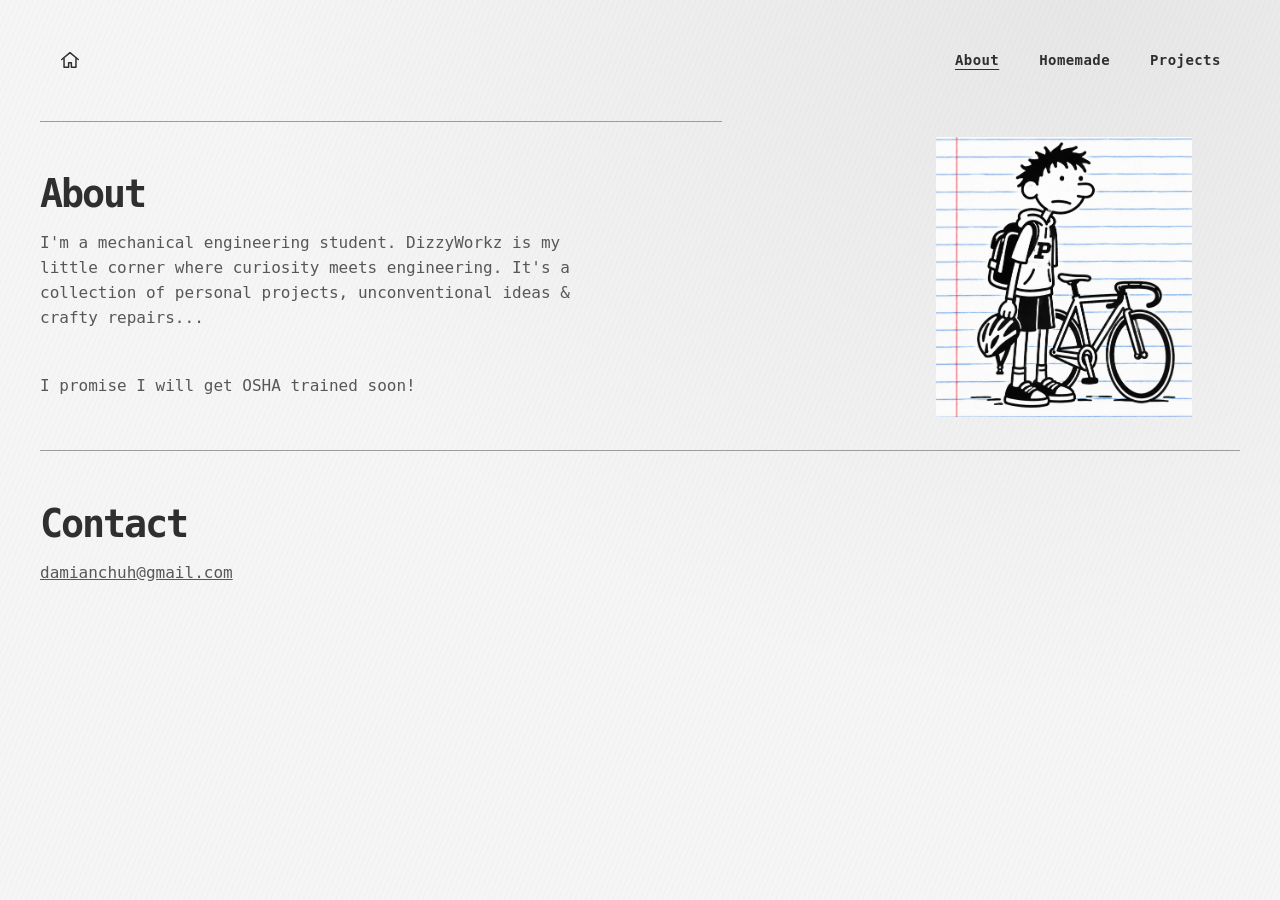
<file: about/index.html>
<!doctype html>
<html lang="en">
<head>
  <meta charset="utf-8">
  <meta name="viewport" content="width=device-width, initial-scale=1">
  <meta name="description" content="About DizzyWorkz and how to get in touch.">
  <meta name="theme-color" content="#e9e9e9">
  <title>About — DizzyWorkz</title>
  <link rel="stylesheet" href="../assets/css/site.css">
  <link rel="icon" href="../favicon.ico" sizes="16x16 32x32 48x48">
</head>
<body class="sketch-page">
  <a class="skip-link" href="#main">Skip to content</a>
  <header class="listing-header">
    <a class="home-icon" href="../index.html" aria-label="Home">
      <svg aria-hidden="true" viewBox="0 0 24 24" width="22" height="22" fill="none" stroke="currentColor" stroke-width="1.6" stroke-linecap="round" stroke-linejoin="round">
        <path d="M3 11.5 12 4l9 7.5M5.5 10v10h5v-5h3v5h5V10"/>
      </svg>
    </a>
    <nav class="listing-nav" aria-label="Main navigation">
      <a href="index.html" aria-current="page">About</a>
      <a href="../homemade/">Homemade</a>
      <a href="../projects/index.html">Projects</a>
    </nav>
  </header>
  <main id="main">
    <div class="wrap about-details">
      <section id="about" class="section">
        <h1>About</h1>
        <p>I'm a mechanical engineering student. DizzyWorkz is my little corner where curiosity meets engineering. It's a collection of personal projects, unconventional ideas &amp; crafty repairs...</p>
        <p class="about-aside">I promise I will get OSHA trained soon!</p>
      </section>
      <img class="about-illustration" src="../assets/images/about-cyclist.png" width="1199" height="1312" alt="A cartoon cyclist holding a helmet beside a bike on notebook paper.">
      <section id="contact" class="section contact">
        <h2>Contact</h2>
        <p><a href="mailto:damianchuh@gmail.com">damianchuh@gmail.com</a></p>
      </section>
    </div>
  </main>
</body>
</html>
</file>
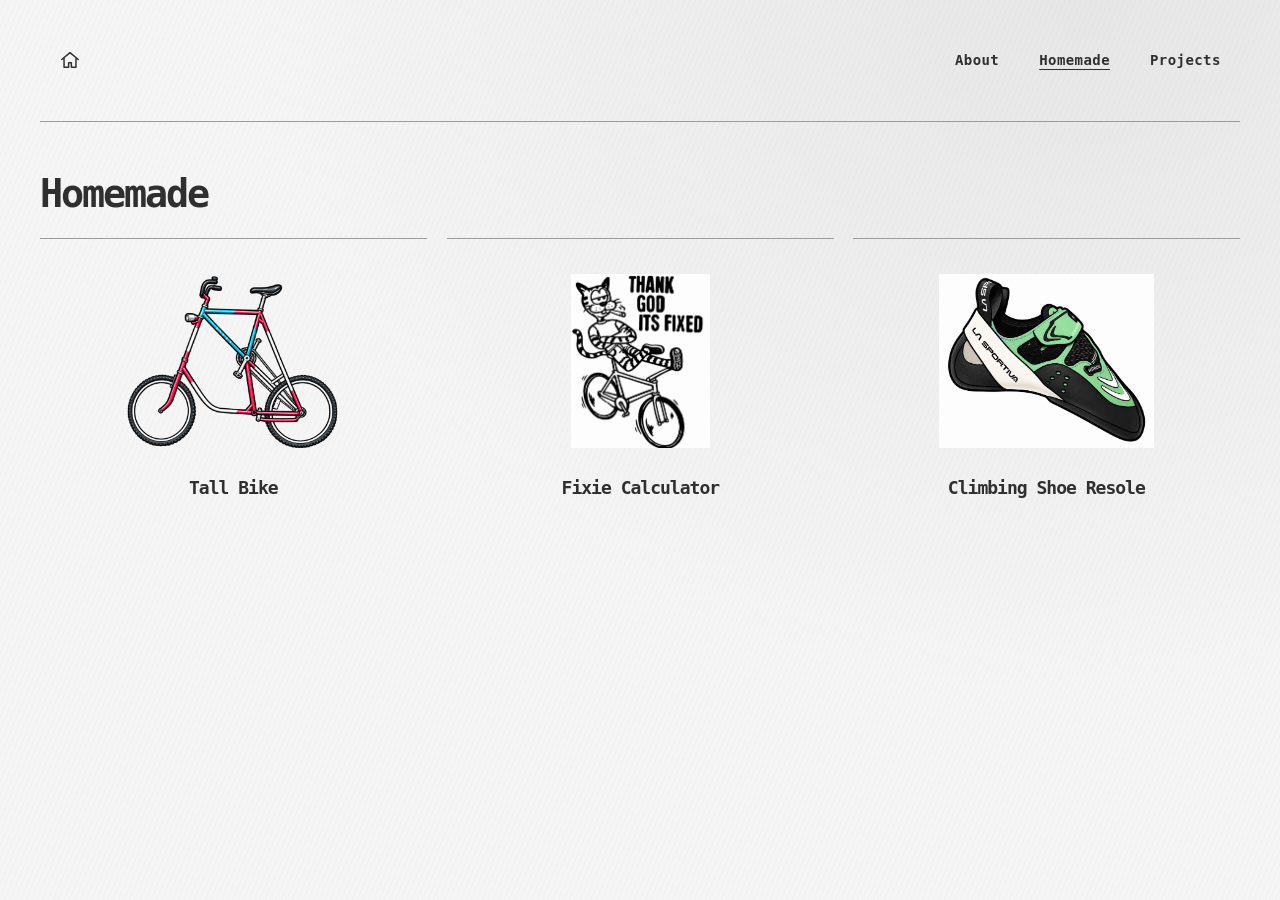
<file: homemade/index.html>
<!doctype html>
<html lang="en">
<head>
  <meta charset="utf-8">
  <meta name="viewport" content="width=device-width, initial-scale=1">
  <meta name="description" content="Homemade builds and tools by DizzyWorkz.">
  <meta name="theme-color" content="#e9e9e9">
  <title>Homemade — DizzyWorkz</title>
  <link rel="stylesheet" href="../assets/css/site.css?v=card-labels">
  <link rel="icon" href="../favicon.ico" sizes="16x16 32x32 48x48">
</head>
<body class="sketch-page">
  <a class="skip-link" href="#main">Skip to content</a>
  <header class="listing-header">
    <a class="home-icon" href="../index.html" aria-label="Home">
      <svg aria-hidden="true" viewBox="0 0 24 24" width="22" height="22" fill="none" stroke="currentColor" stroke-width="1.6" stroke-linecap="round" stroke-linejoin="round">
        <path d="M3 11.5 12 4l9 7.5M5.5 10v10h5v-5h3v5h5V10"/>
      </svg>
    </a>
    <nav class="listing-nav" aria-label="Main navigation">
      <a href="../about/index.html">About</a>
      <a href="../homemade/" aria-current="page">Homemade</a>
      <a href="../projects/index.html">Projects</a>
    </nav>
  </header>
  <main id="main" class="wrap">
    <section class="section">
      <div class="section-heading"><h1>Homemade</h1></div>
      <div class="project-grid project-list-grid">
        <article class="project-card">
          <a class="project-list-link" href="tall-bike.html">
            <div class="project-list-image project-list-image--illustration">
              <img src="../assets/images/tall-bike.png" width="1384" height="1136" alt="">
            </div>
            <div class="card-copy"><h2>Tall Bike</h2></div>
          </a>
        </article>
        <article class="project-card">
          <a class="project-list-link" href="/homemade/fixie/">
            <div class="project-list-image project-list-image--illustration">
              <img src="../assets/images/fixie-cat-biker.png" width="1121" height="1403" alt="">
            </div>
            <div class="card-copy"><h2>Fixie Calculator</h2></div>
          </a>
        </article>
        <article class="project-card">
          <a class="project-list-link" href="climbing-shoe-resole.html">
            <div class="project-list-image project-list-image--illustration">
              <img src="../assets/images/climbing-shoe-resole.png" width="1392" height="1130" alt="">
            </div>
            <div class="card-copy"><h2>Climbing Shoe Resole</h2></div>
          </a>
        </article>
      </div>
    </section>
  </main>
</body>
</html>
</file>
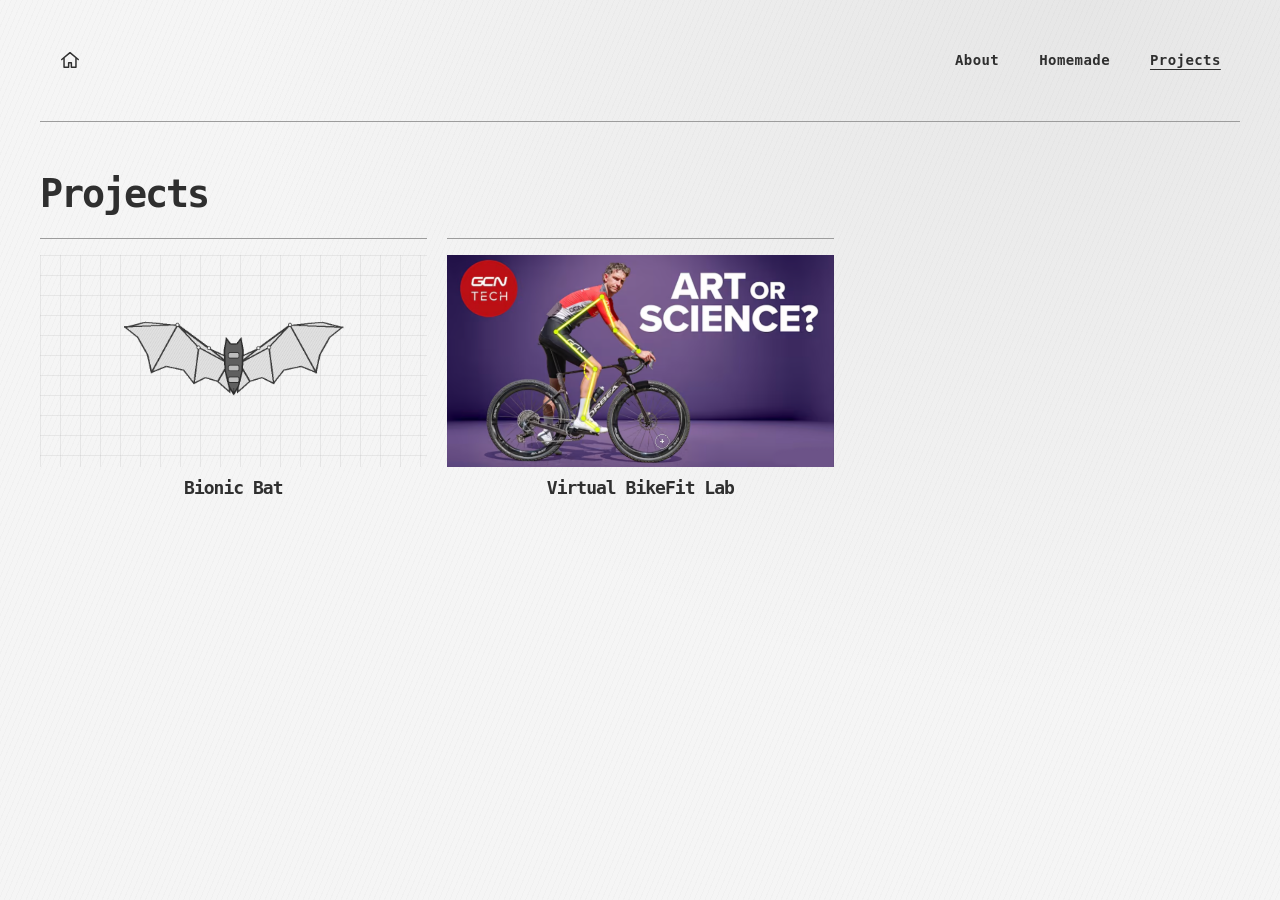
<file: projects/index.html>
<!doctype html>
<html lang="en">
<head>
  <meta charset="utf-8">
  <meta name="viewport" content="width=device-width, initial-scale=1">
  <meta name="description" content="Engineering and experimental design projects from DizzyWorkz.">
  <meta name="theme-color" content="#e9e9e9">
  <title>Projects — DizzyWorkz</title>
  <link rel="stylesheet" href="../assets/css/site.css?v=card-labels">
  <link rel="icon" href="../favicon.ico" sizes="16x16 32x32 48x48">
</head>
<body class="sketch-page">
  <a class="skip-link" href="#main">Skip to content</a>
  <header class="listing-header">
    <a class="home-icon" href="../index.html" aria-label="Home">
      <svg aria-hidden="true" viewBox="0 0 24 24" width="22" height="22" fill="none" stroke="currentColor" stroke-width="1.6" stroke-linecap="round" stroke-linejoin="round">
        <path d="M3 11.5 12 4l9 7.5M5.5 10v10h5v-5h3v5h5V10"/>
      </svg>
    </a>
    <nav class="listing-nav" aria-label="Main navigation">
      <a href="../about/index.html">About</a>
      <a href="../homemade/">Homemade</a>
      <a href="index.html" aria-current="page">Projects</a>
    </nav>
  </header>
  <main id="main" class="wrap">
    <section id="projects" class="section">
      <div class="section-heading"><h1>Projects</h1></div>
      <div class="project-grid project-list-grid">
        <article class="project-card">
          <a class="project-list-link" href="bionic-bat.html">
            <div class="project-list-image">
              <img src="../assets/images/bionic-bat-icon.png" width="720" height="480" alt="">
            </div>
            <div class="card-copy"><h2>Bionic Bat</h2></div>
          </a>
        </article>
        <article class="project-card">
          <a class="project-list-link" href="bikefit/">
            <div class="project-list-image project-list-image--photo">
              <img src="../assets/images/bikefit-preview.png" width="1500" height="824" alt="">
            </div>
            <div class="card-copy"><h2>Virtual BikeFit Lab</h2></div>
          </a>
        </article>
      </div>
    </section>
  </main>
</body>
</html>
</file>
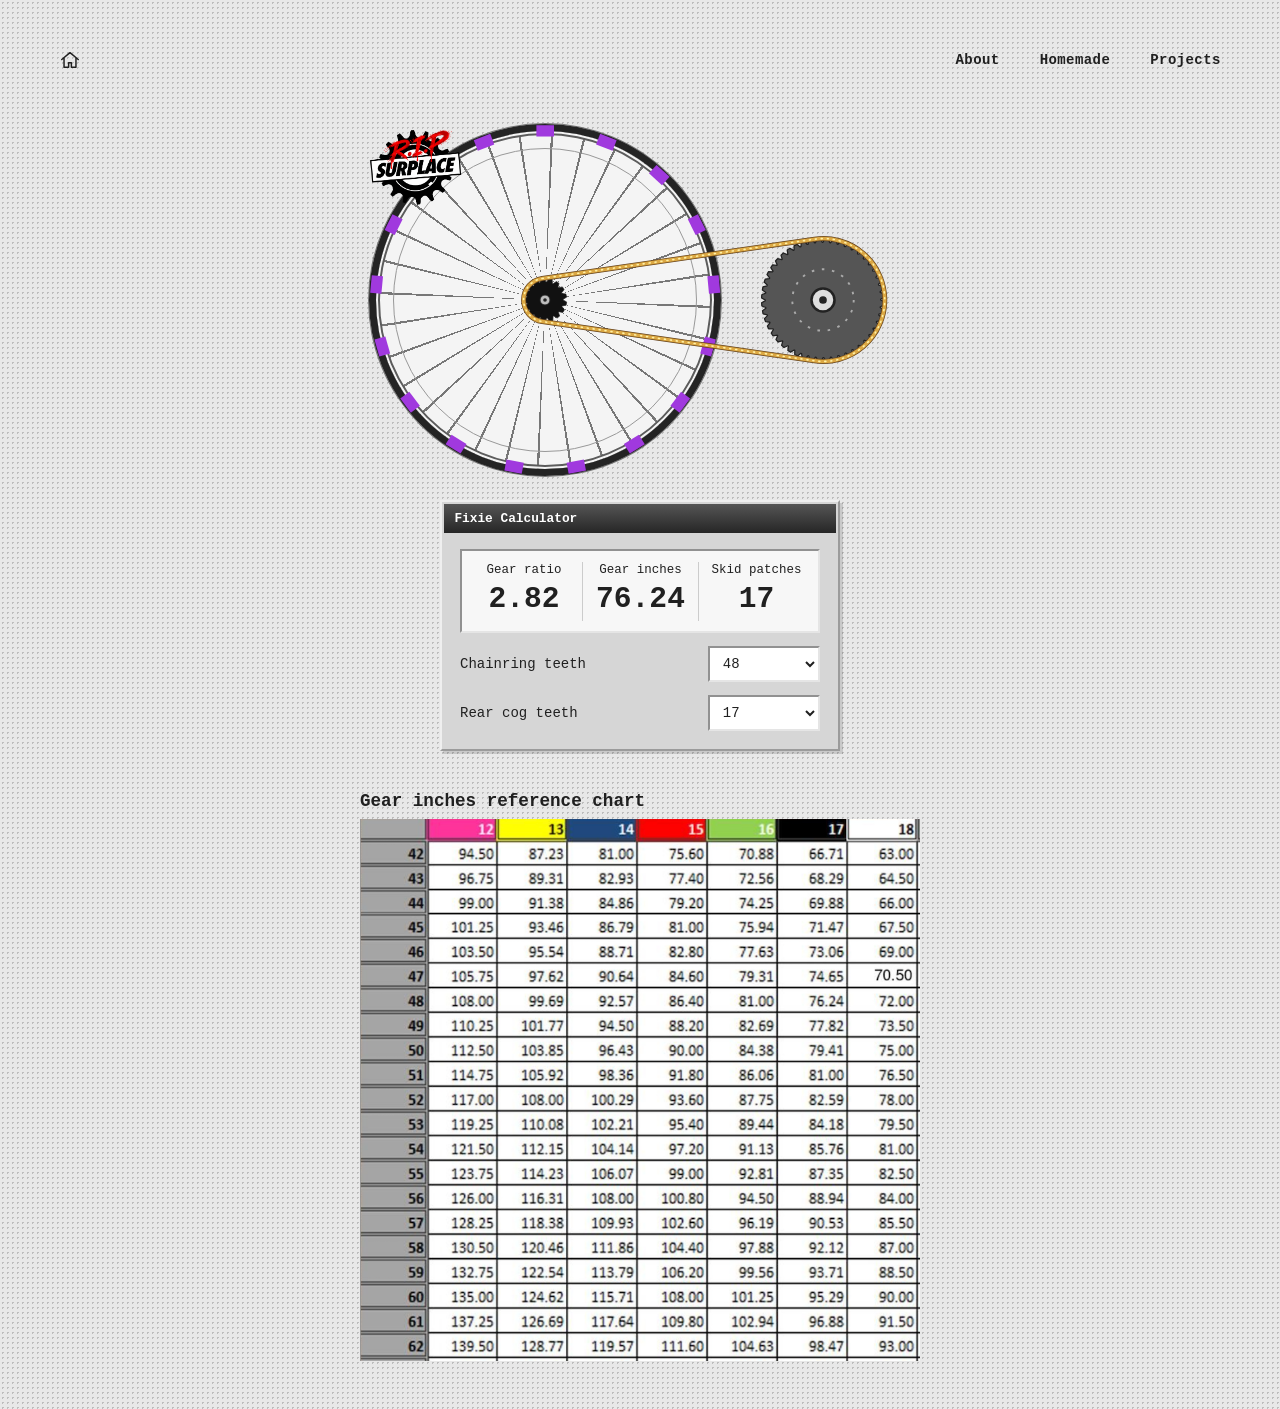
<file: homemade/fixie/index.html>
<!doctype html>
<html lang="en">
<head>
  <meta charset="utf-8">
  <meta name="viewport" content="width=device-width, initial-scale=1">
  <meta name="description" content="Calculate gear ratio and gear inches for a fixed-gear bicycle.">
  <meta name="theme-color" content="#e9e9e9">
  <title>Fixie Calculator — DizzyWorkz</title>
  <link rel="stylesheet" href="../../assets/css/site.css">
  <script defer src="../../assets/js/fixie.js"></script>
  <link rel="icon" href="../../favicon.ico" sizes="16x16 32x32 48x48">
</head>
<body class="fixie-page">
  <a class="skip-link" href="#main">Skip to content</a>
  <header class="listing-header">
    <a class="home-icon" href="../../index.html" aria-label="Home">
      <svg aria-hidden="true" viewBox="0 0 24 24" width="22" height="22" fill="none" stroke="currentColor" stroke-width="1.6" stroke-linecap="round" stroke-linejoin="round">
        <path d="M3 11.5 12 4l9 7.5M5.5 10v10h5v-5h3v5h5V10"/>
      </svg>
    </a>
    <nav class="listing-nav" aria-label="Main navigation">
      <a href="../../about/index.html">About</a>
      <a href="../">Homemade</a>
      <a href="../../projects/index.html">Projects</a>
    </nav>
  </header>
  <main id="main" class="wrap">
    <div class="fixie-gear-display">
      <img class="fixie-logo" src="../../assets/images/fixie-rip-logo.png" width="1324" height="1188" alt="R.I.P. Surplace">
      <div class="fixie-wheel" role="img" aria-label="Spoked bicycle wheel">
        <svg class="fixie-skid-wheel" viewBox="0 0 100 100" aria-hidden="true">
          <g id="fixie-skid-marks"></g>
        </svg>
        <svg class="fixie-cog" viewBox="0 0 100 100" aria-hidden="true">
          <path id="rear-cog-shape" stroke="#222" stroke-width="1.5" stroke-linejoin="round"/>
          <circle cx="50" cy="50" r="11" fill="#bdbdbd" stroke="#222" stroke-width="2"/>
          <circle cx="50" cy="50" r="4" fill="#242424"/>
        </svg>
      </div>
      <svg class="fixie-chainring" viewBox="0 0 100 100" role="img" aria-label="Front chainring">
        <path id="front-chainring-shape" fill="#555" stroke="#222" stroke-width="1" stroke-linejoin="round"/>
        <circle cx="50" cy="50" r="24" fill="none" stroke="#aaa" stroke-width="1.5" stroke-dasharray="2 6"/>
        <circle cx="50" cy="50" r="9" fill="#dedede" stroke="#222" stroke-width="2"/>
        <circle cx="50" cy="50" r="3" fill="#242424"/>
      </svg>
      <svg class="fixie-chain-overlay" aria-hidden="true">
        <path id="fixie-chain-edge"/>
        <path id="fixie-chain-plate"/>
        <path id="fixie-chain-pins"/>
      </svg>
    </div>
    <section class="fixie-panel" aria-labelledby="fixie-title">
      <h1 id="fixie-title">Fixie Calculator</h1>
      <form id="fixie-calculator" class="fixie-calculator">
        <div class="fixie-results" role="status">
          <div>Gear ratio <strong id="gear-ratio">2.82</strong></div>
          <div>Gear inches <strong id="gear-inches">76.24</strong></div>
          <div>Skid patches <strong id="skid-patches">17</strong></div>
        </div>
        <label>Chainring teeth
          <select name="chainring">
            <option value="42">42</option>
            <option value="43">43</option>
            <option value="44">44</option>
            <option value="45">45</option>
            <option value="46">46</option>
            <option value="47">47</option>
            <option value="48" selected>48</option>
            <option value="49">49</option>
            <option value="50">50</option>
            <option value="51">51</option>
            <option value="52">52</option>
            <option value="53">53</option>
            <option value="54">54</option>
            <option value="55">55</option>
            <option value="56">56</option>
            <option value="57">57</option>
            <option value="58">58</option>
            <option value="59">59</option>
            <option value="60">60</option>
            <option value="61">61</option>
            <option value="62">62</option>
          </select>
        </label>
        <label>Rear cog teeth
          <select name="cog">
            <option value="12">12</option>
            <option value="13">13</option>
            <option value="14">14</option>
            <option value="15">15</option>
            <option value="16">16</option>
            <option value="17" selected>17</option>
            <option value="18">18</option>
          </select>
        </label>
      </form>
    </section>
    <section class="fixie-reference" aria-labelledby="reference-title">
      <h2 id="reference-title">Gear inches reference chart</h2>
      <div class="fixie-chart-scroll" role="region" aria-label="Gear inches chart image" tabindex="0">
        <img src="../../assets/images/fixie-gear-chart.png" width="838" height="812" alt="Gear inches chart for chainrings from 42 to 62 teeth and rear cogs from 12 to 18 teeth." loading="lazy">
      </div>
    </section>
  </main>
</body>
</html>
</file>
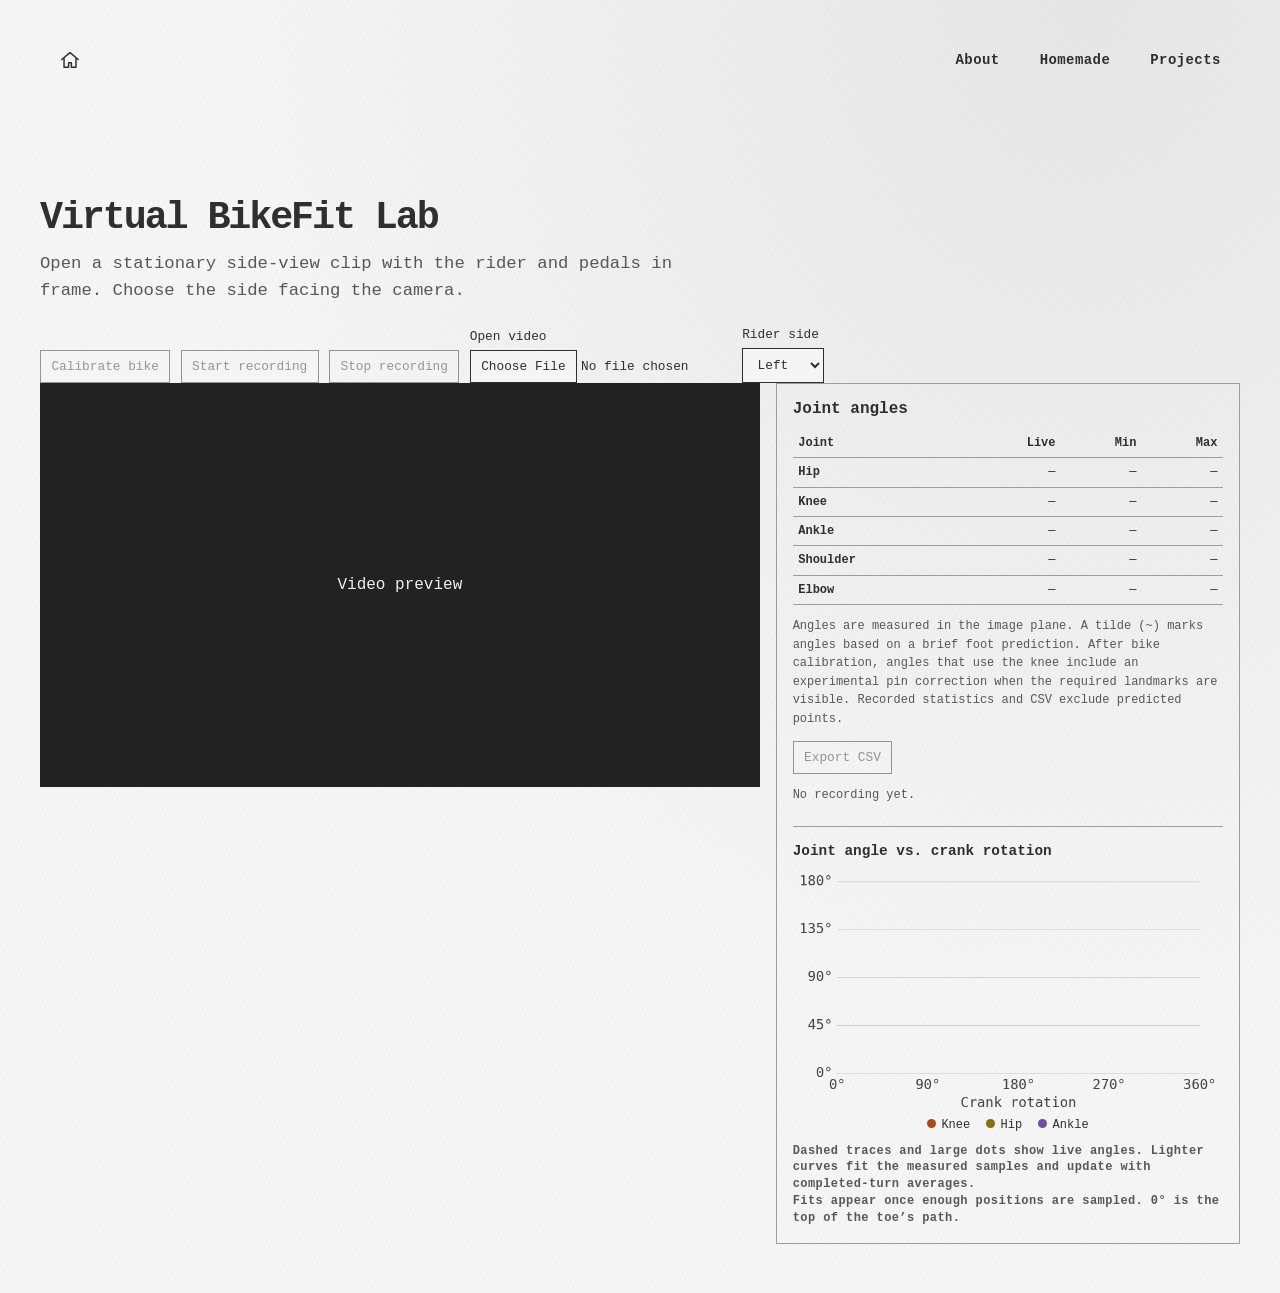
<file: projects/bikefit/index.html>
<!doctype html>
<html lang="en">
<head>
  <meta charset="utf-8">
  <meta name="viewport" content="width=device-width, initial-scale=1">
  <meta name="description" content="Measure side-view cycling joint angles from a local video file.">
  <meta name="theme-color" content="#e9e9e9">
  <title>Virtual BikeFit Lab — DizzyWorkz</title>
  <link rel="stylesheet" href="../../assets/css/site.css">
  <link rel="icon" href="../../favicon.ico" sizes="16x16 32x32 48x48">
  <script type="module" src="../../assets/js/bikefit/lab.mjs"></script>
</head>
<body class="sketch-page">
  <a class="skip-link" href="#main">Skip to content</a>
  <header class="listing-header">
    <a class="home-icon" href="../../index.html" aria-label="Home">
      <svg aria-hidden="true" viewBox="0 0 24 24" width="22" height="22" fill="none" stroke="currentColor" stroke-width="1.6" stroke-linecap="round" stroke-linejoin="round">
        <path d="M3 11.5 12 4l9 7.5M5.5 10v10h5v-5h3v5h5V10"/>
      </svg>
    </a>
    <nav class="listing-nav" aria-label="Main navigation">
      <a href="../../about/index.html">About</a>
      <a href="../../homemade/">Homemade</a>
      <a href="../index.html">Projects</a>
    </nav>
  </header>
  <main id="main" class="wrap bikefit">
    <header class="project-intro">
      <h1>Virtual BikeFit Lab</h1>
      <p>Open a stationary side-view clip with the rider and pedals in frame. Choose the side facing the camera.</p>
    </header>
    <div class="bikefit-controls">
      <button id="calibrate-bike" type="button" disabled>Calibrate bike</button>
      <button id="record-angles" type="button" disabled>Start recording</button>
      <button id="stop-recording" type="button" disabled>Stop recording</button>
      <label>Open video <input id="ride-file" type="file" accept="video/*"></label>
      <label>Rider side
        <select id="rider-side">
          <option value="left">Left</option>
          <option value="right">Right</option>
        </select>
      </label>
    </div>
    <p id="bikefit-status" class="bikefit-status" role="status" hidden></p>
    <div class="bikefit-layout">
      <div class="bikefit-player">
        <p id="wheel-status" class="bikefit-status" role="status" hidden></p>
        <div id="bikefit-stage" class="bikefit-stage">
          <p id="bikefit-empty">Video preview</p>
          <video id="ride-video" aria-label="Cycling video preview" preload="auto" playsinline muted hidden></video>
          <canvas id="pose-overlay" aria-hidden="true" hidden></canvas>
        </div>
        <div id="ride-timeline" class="bikefit-timeline" hidden>
          <label class="bikefit-scrubber">
            <input aria-label="Video position" id="ride-position" type="range" min="0" max="0" step="any" value="0">
          </label>
          <div class="bikefit-controls">
            <button id="ride-play" type="button">Play</button>
            <button id="ride-back" type="button">Previous frame</button>
            <button id="ride-next" type="button">Next frame</button>
            <span id="ride-time">0:00.00</span>
          </div>
        </div>
      </div>
      <section class="bikefit-measurements" aria-labelledby="measurement-title">
        <h2 id="measurement-title">Joint angles</h2>
        <div class="bikefit-table">
          <table>
            <thead><tr><th scope="col">Joint</th><th scope="col">Live</th><th scope="col">Min</th><th scope="col">Max</th></tr></thead>
            <tbody id="angle-rows"></tbody>
          </table>
        </div>
        <p>Angles are measured in the image plane. A tilde (~) marks angles based on a brief foot prediction. After bike calibration, angles that use the knee include an experimental pin correction when the required landmarks are visible. Recorded statistics and CSV exclude predicted points.</p>
        <div class="bikefit-controls">
          <button id="export-angles" type="button" disabled>Export CSV</button>
        </div>
        <p id="recording-summary" aria-live="polite">No recording yet.</p>
        <figure class="bikefit-crank-chart" aria-labelledby="crank-chart-title">
          <h3 id="crank-chart-title">Joint angle vs. crank rotation</h3>
          <canvas id="crank-chart" width="720" height="410" role="img" aria-label="Live and averaged knee, hip, and ankle angles by crank rotation"></canvas>
          <ul class="bikefit-chart-key">
            <li class="chart-knee">Knee</li><li class="chart-hip">Hip</li><li class="chart-ankle">Ankle</li>
          </ul>
          <figcaption>Dashed traces and large dots show live angles. Lighter curves fit the measured samples and update with completed-turn averages.<br><span id="crank-chart-note">0° is the top of the toe’s path.</span></figcaption>
        </figure>
        <noscript><p>JavaScript is required to run pose estimation.</p></noscript>
      </section>
    </div>
  </main>
</body>
</html>
</file>
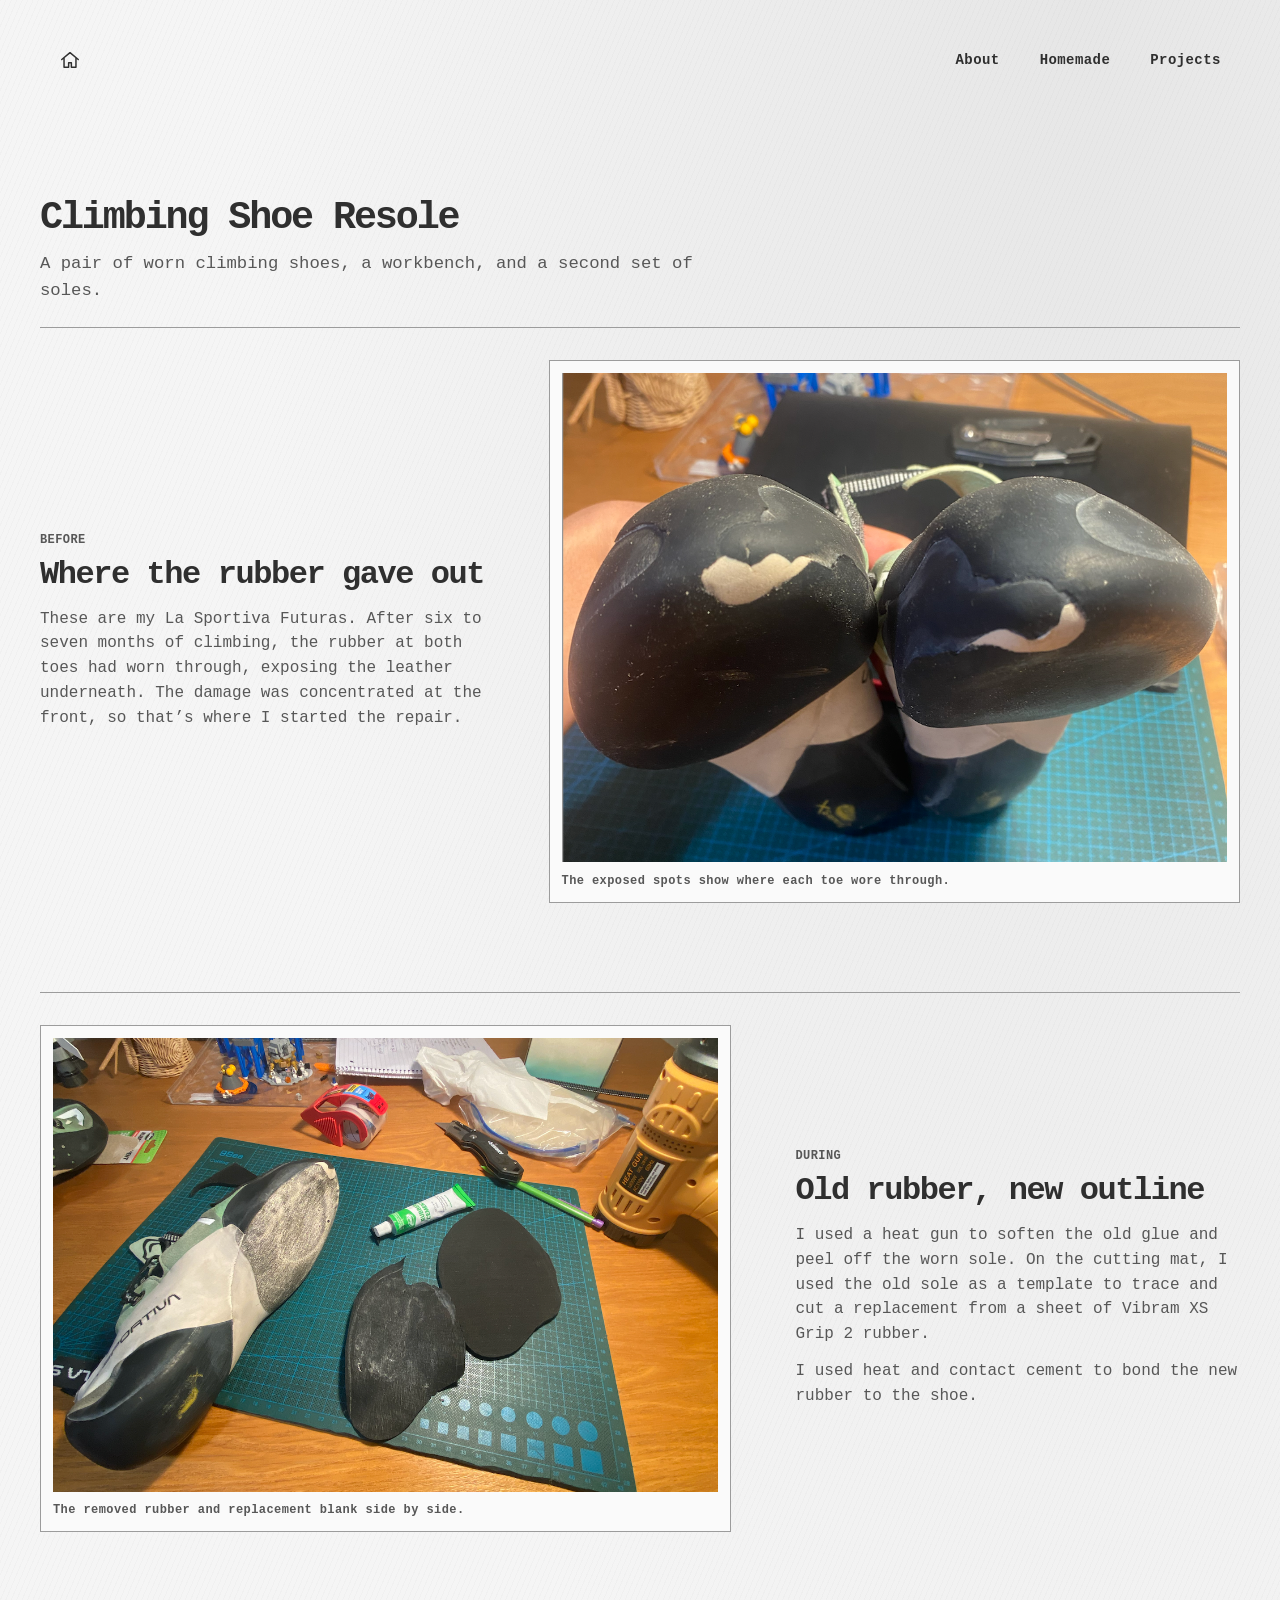
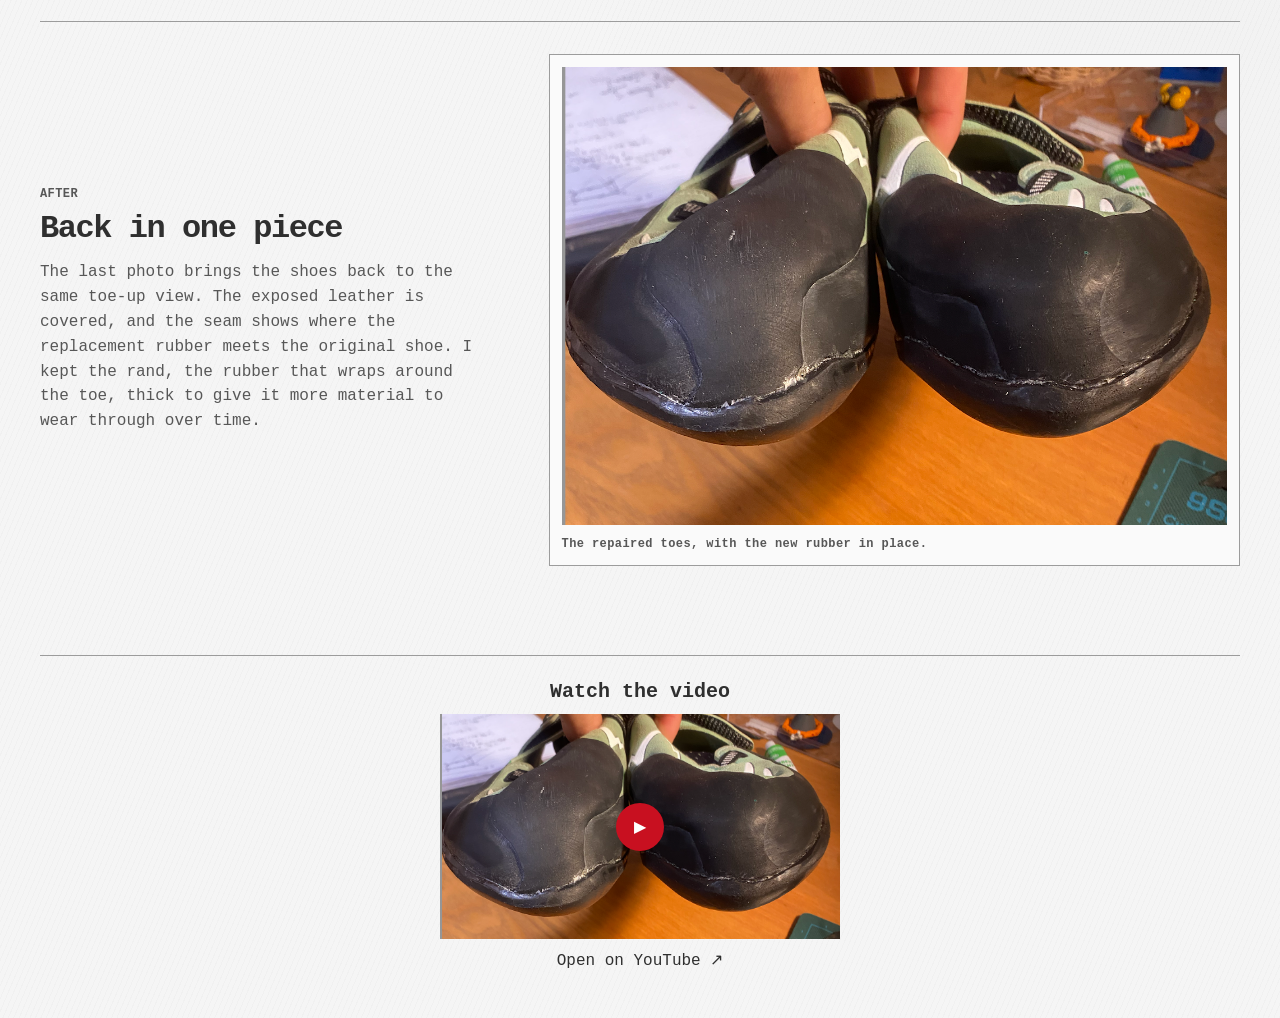
<file: homemade/climbing-shoe-resole.html>
<!doctype html>
<html lang="en">
<head>
  <meta charset="utf-8">
  <meta name="viewport" content="width=device-width, initial-scale=1">
  <meta name="description" content="A photo diary of a climbing shoe resole, from worn toes to new rubber.">
  <meta name="theme-color" content="#e9e9e9">
  <title>Climbing Shoe Resole — DizzyWorkz</title>
  <link rel="stylesheet" href="../assets/css/site.css">
  <link rel="icon" href="../favicon.ico" sizes="16x16 32x32 48x48">
</head>
<body class="sketch-page">
  <a class="skip-link" href="#main">Skip to content</a>
  <header class="listing-header">
    <a class="home-icon" href="../index.html" aria-label="Home">
      <svg aria-hidden="true" viewBox="0 0 24 24" width="22" height="22" fill="none" stroke="currentColor" stroke-width="1.6" stroke-linecap="round" stroke-linejoin="round">
        <path d="M3 11.5 12 4l9 7.5M5.5 10v10h5v-5h3v5h5V10"/>
      </svg>
    </a>
    <nav class="listing-nav" aria-label="Main navigation">
      <a href="../about/index.html">About</a>
      <a href="../homemade/">Homemade</a>
      <a href="../projects/index.html">Projects</a>
    </nav>
  </header>
  <main id="main" class="wrap">
    <header class="project-intro">
      <h1>Climbing Shoe Resole</h1>
      <p>A pair of worn climbing shoes, a workbench, and a second set of soles.</p>
    </header>
    <div class="resole-story">
      <section class="resole-step" aria-labelledby="resole-before">
        <div class="resole-notes">
          <p class="eyebrow">Before</p>
          <h2 id="resole-before">Where the rubber gave out</h2>
          <p>These are my La Sportiva Futuras. After six to seven months of climbing, the rubber at both toes had worn through, exposing the leather underneath. The damage was concentrated at the front, so that’s where I started the repair.</p>
        </div>
        <figure class="resole-photo">
          <img src="../assets/images/resole/before.png" width="1036" height="762" alt="Both climbing shoes held toe-up, showing holes in the rubber.">
          <figcaption>The exposed spots show where each toe wore through.</figcaption>
        </figure>
      </section>
      <section class="resole-step" aria-labelledby="resole-during">
        <div class="resole-notes">
          <p class="eyebrow">During</p>
          <h2 id="resole-during">Old rubber, new outline</h2>
          <p>I used a heat gun to soften the old glue and peel off the worn sole. On the cutting mat, I used the old sole as a template to trace and cut a replacement from a sheet of Vibram XS Grip 2 rubber.</p>
          <p>I used heat and contact cement to bond the new rubber to the shoe.</p>
        </div>
        <figure class="resole-photo">
          <img src="../assets/images/resole/during.png" width="1174" height="800" alt="A climbing shoe with the front sole removed beside the old rubber and a replacement piece." loading="lazy">
          <figcaption>The removed rubber and replacement blank side by side.</figcaption>
        </figure>
      </section>
      <section class="resole-step" aria-labelledby="resole-after">
        <div class="resole-notes">
          <p class="eyebrow">After</p>
          <h2 id="resole-after">Back in one piece</h2>
          <p>The last photo brings the shoes back to the same toe-up view. The exposed leather is covered, and the seam shows where the replacement rubber meets the original shoe. I kept the rand, the rubber that wraps around the toe, thick to give it more material to wear through over time.</p>
        </div>
        <figure class="resole-photo">
          <img src="../assets/images/resole/after.png" width="1186" height="816" alt="Both repaired climbing shoes held toe-up, showing the new rubber and its seams." loading="lazy">
          <figcaption>The repaired toes, with the new rubber in place.</figcaption>
        </figure>
      </section>
    </div>
    <section class="resole-video" aria-labelledby="resole-video-title">
      <h2 id="resole-video-title">Watch the video</h2>
      <a class="resole-video-link" href="https://www.youtube.com/watch?v=16qwCEz6gfE&amp;t=2s">
        <span class="resole-thumbnail" aria-hidden="true"><span class="resole-play">▶</span></span>
        <span>Open on YouTube <span aria-hidden="true">↗</span></span>
      </a>
    </section>
  </main>
</body>
</html>
</file>
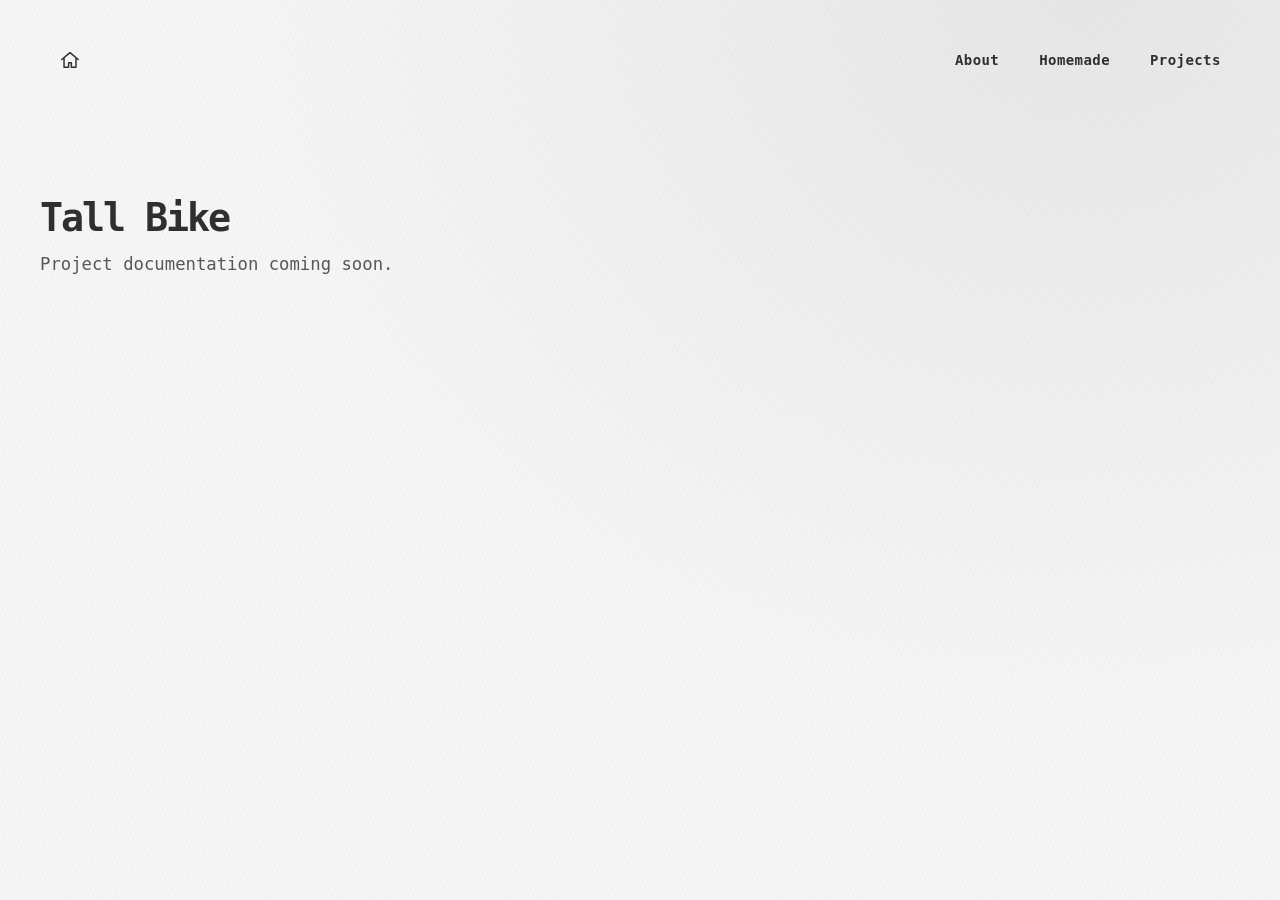
<file: homemade/tall-bike.html>
<!doctype html>
<html lang="en">
<head>
  <meta charset="utf-8">
  <meta name="viewport" content="width=device-width, initial-scale=1">
  <meta name="description" content="Tall Bike, a DizzyWorkz project.">
  <meta name="theme-color" content="#e9e9e9">
  <title>Tall Bike — DizzyWorkz</title>
  <link rel="stylesheet" href="../assets/css/site.css">
  <link rel="icon" href="../favicon.ico" sizes="16x16 32x32 48x48">
</head>
<body class="sketch-page">
  <a class="skip-link" href="#main">Skip to content</a>
  <header class="listing-header">
    <a class="home-icon" href="../index.html" aria-label="Home">
      <svg aria-hidden="true" viewBox="0 0 24 24" width="22" height="22" fill="none" stroke="currentColor" stroke-width="1.6" stroke-linecap="round" stroke-linejoin="round">
        <path d="M3 11.5 12 4l9 7.5M5.5 10v10h5v-5h3v5h5V10"/>
      </svg>
    </a>
    <nav class="listing-nav" aria-label="Main navigation">
      <a href="../about/index.html">About</a>
      <a href="../homemade/">Homemade</a>
      <a href="../projects/index.html">Projects</a>
    </nav>
  </header>
  <main id="main" class="wrap">
    <header class="project-intro">
      <h1>Tall Bike</h1>
      <p>Project documentation coming soon.</p>
    </header>
  </main>
</body>
</html>
</file>
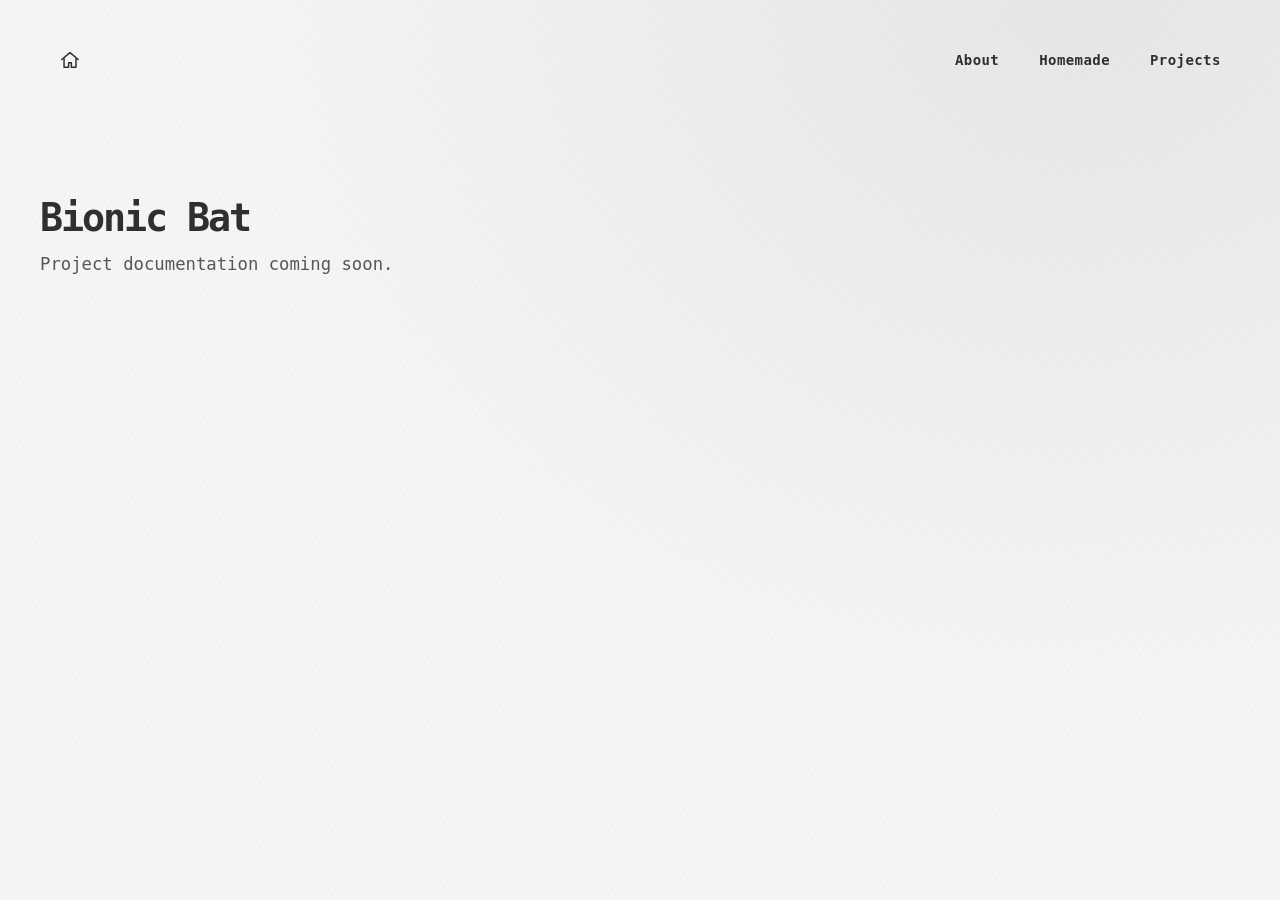
<file: projects/bionic-bat.html>
<!doctype html>
<html lang="en">
<head>
  <meta charset="utf-8">
  <meta name="viewport" content="width=device-width, initial-scale=1">
  <meta name="description" content="Bionic Bat, a DizzyWorkz project.">
  <meta name="theme-color" content="#e9e9e9">
  <title>Bionic Bat — DizzyWorkz</title>
  <link rel="stylesheet" href="../assets/css/site.css">
  <link rel="icon" href="../favicon.ico" sizes="16x16 32x32 48x48">
</head>
<body class="sketch-page">
  <a class="skip-link" href="#main">Skip to content</a>
  <header class="listing-header">
    <a class="home-icon" href="../index.html" aria-label="Home">
      <svg aria-hidden="true" viewBox="0 0 24 24" width="22" height="22" fill="none" stroke="currentColor" stroke-width="1.6" stroke-linecap="round" stroke-linejoin="round">
        <path d="M3 11.5 12 4l9 7.5M5.5 10v10h5v-5h3v5h5V10"/>
      </svg>
    </a>
    <nav class="listing-nav" aria-label="Main navigation">
      <a href="../about/index.html">About</a>
      <a href="../homemade/">Homemade</a>
      <a href="index.html">Projects</a>
    </nav>
  </header>
  <main id="main" class="wrap">
    <header class="project-intro">
      <h1>Bionic Bat</h1>
      <p>Project documentation coming soon.</p>
    </header>
  </main>
</body>
</html>
</file>
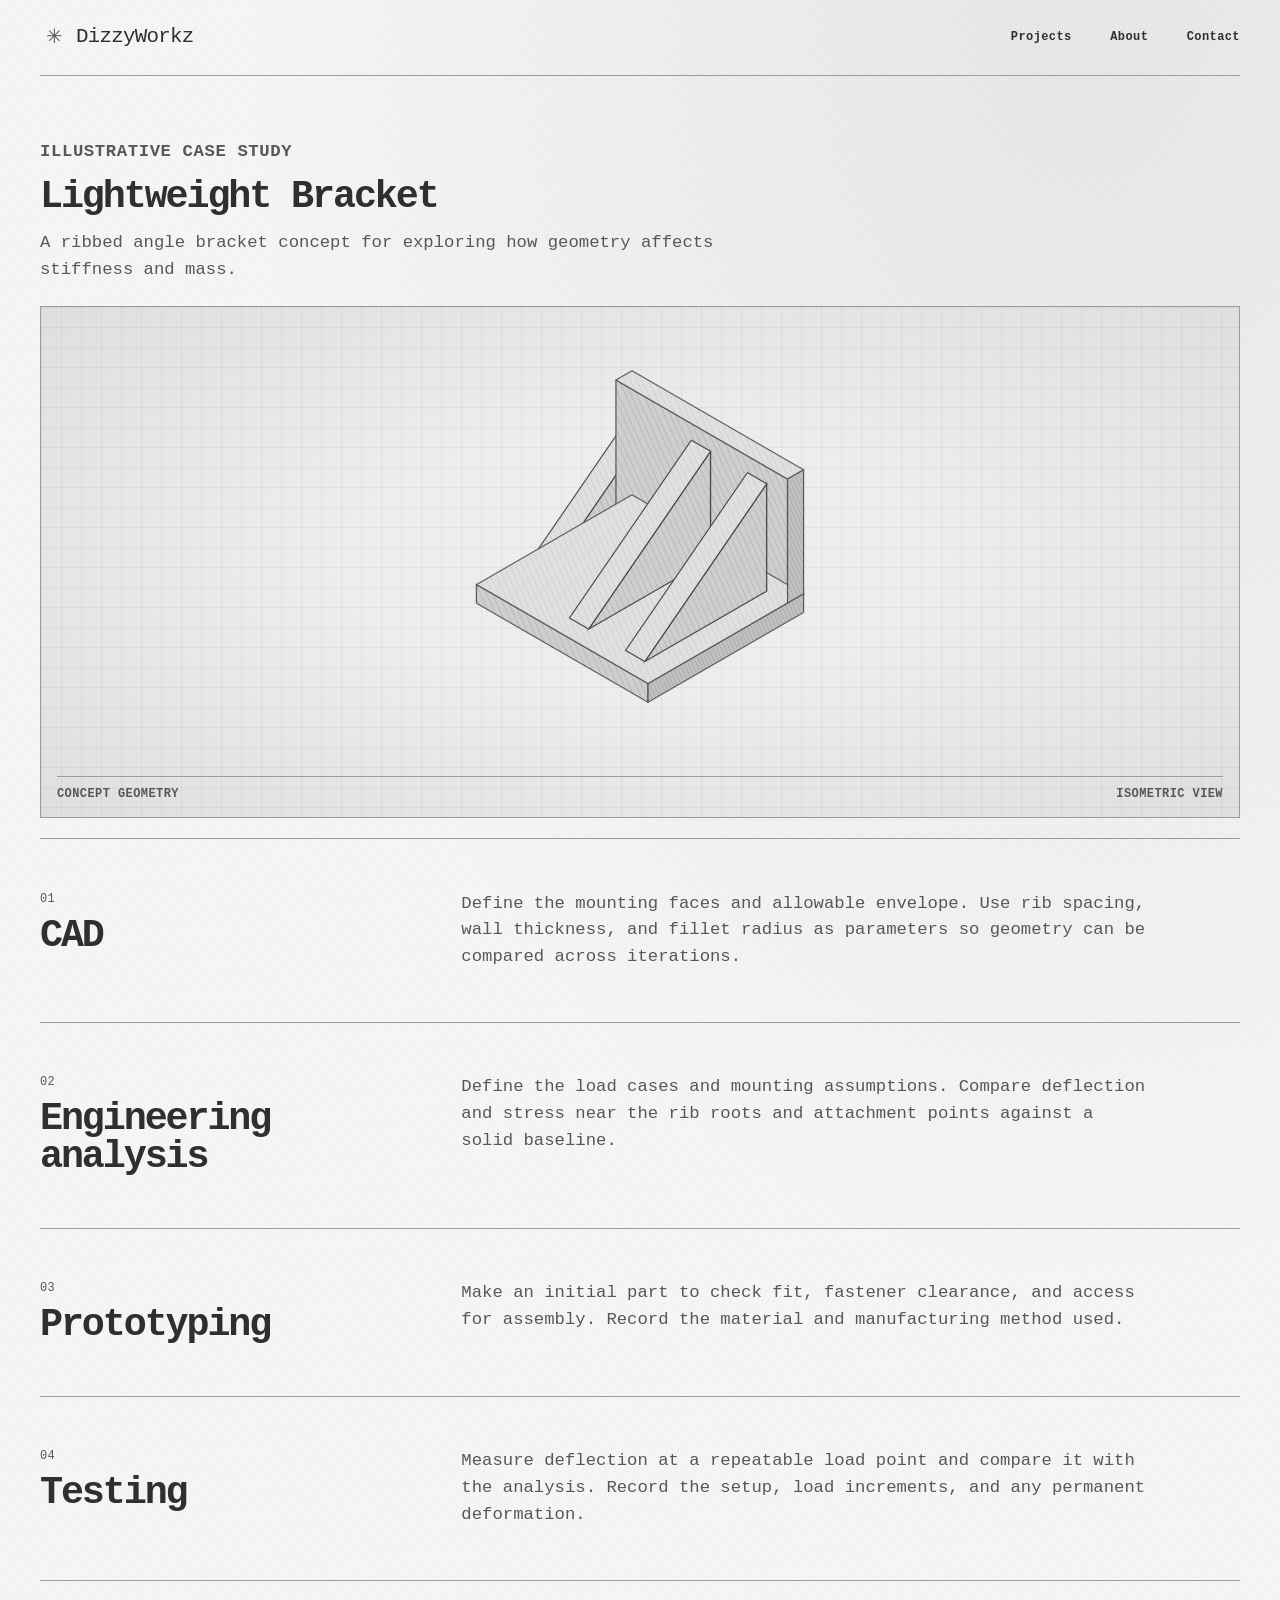
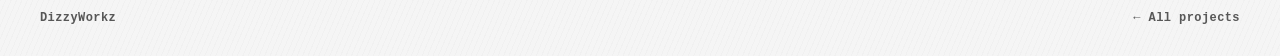
<file: projects/lightweight-bracket.html>
<!doctype html>
<html lang="en">
<head>
  <meta charset="utf-8">
  <meta name="viewport" content="width=device-width, initial-scale=1">
  <meta name="description" content="A ribbed angle bracket concept for exploring how geometry affects stiffness and mass.">
  <meta name="theme-color" content="#e9e9e9">
  <title>Lightweight Bracket — DizzyWorkz</title>
  <link rel="stylesheet" href="../assets/css/site.css">
  <script defer src="../assets/js/diagrams.js"></script>
  <link rel="icon" href="../favicon.ico" sizes="16x16 32x32 48x48">
</head>
<body class="sketch-page">
  <a class="skip-link" href="#main">Skip to content</a>
  <header class="site-header wrap">
    <a class="brand" href="../index.html"><span class="brand-mark" aria-hidden="true">✳</span> DizzyWorkz</a>
    <nav aria-label="Main navigation">
      <a href="index.html">Projects</a><a href="../about/index.html">About</a><a href="../about/index.html#contact">Contact</a>
    </nav>
  </header>
  <main id="main" class="wrap">
    <header class="project-intro">
      <p class="eyebrow">Illustrative case study</p>
      <h1>Lightweight Bracket</h1>
      <p>A ribbed angle bracket concept for exploring how geometry affects stiffness and mass.</p>
    </header>
    <figure class="diagram project-diagram">
      <canvas data-diagram="bracket" role="img" aria-label="Isometric drawing of the lightweight bracket concept"></canvas>
      <figcaption>CONCEPT GEOMETRY <span>ISOMETRIC VIEW</span></figcaption>
    </figure>
    <section class="section stage" id="cad">
      <h2><span class="stage-index">01</span>CAD</h2>
      <p>Define the mounting faces and allowable envelope. Use rib spacing, wall thickness, and fillet radius as parameters so geometry can be compared across iterations.</p>
    </section>
    <section class="section stage" id="analysis">
      <h2><span class="stage-index">02</span>Engineering analysis</h2>
      <p>Define the load cases and mounting assumptions. Compare deflection and stress near the rib roots and attachment points against a solid baseline.</p>
    </section>
    <section class="section stage" id="prototype">
      <h2><span class="stage-index">03</span>Prototyping</h2>
      <p>Make an initial part to check fit, fastener clearance, and access for assembly. Record the material and manufacturing method used.</p>
    </section>
    <section class="section stage" id="testing">
      <h2><span class="stage-index">04</span>Testing</h2>
      <p>Measure deflection at a repeatable load point and compare it with the analysis. Record the setup, load increments, and any permanent deformation.</p>
    </section>
  </main>
  <footer class="site-footer wrap"><span>DizzyWorkz</span><a href="index.html">← All projects</a></footer>
</body>
</html>
</file>
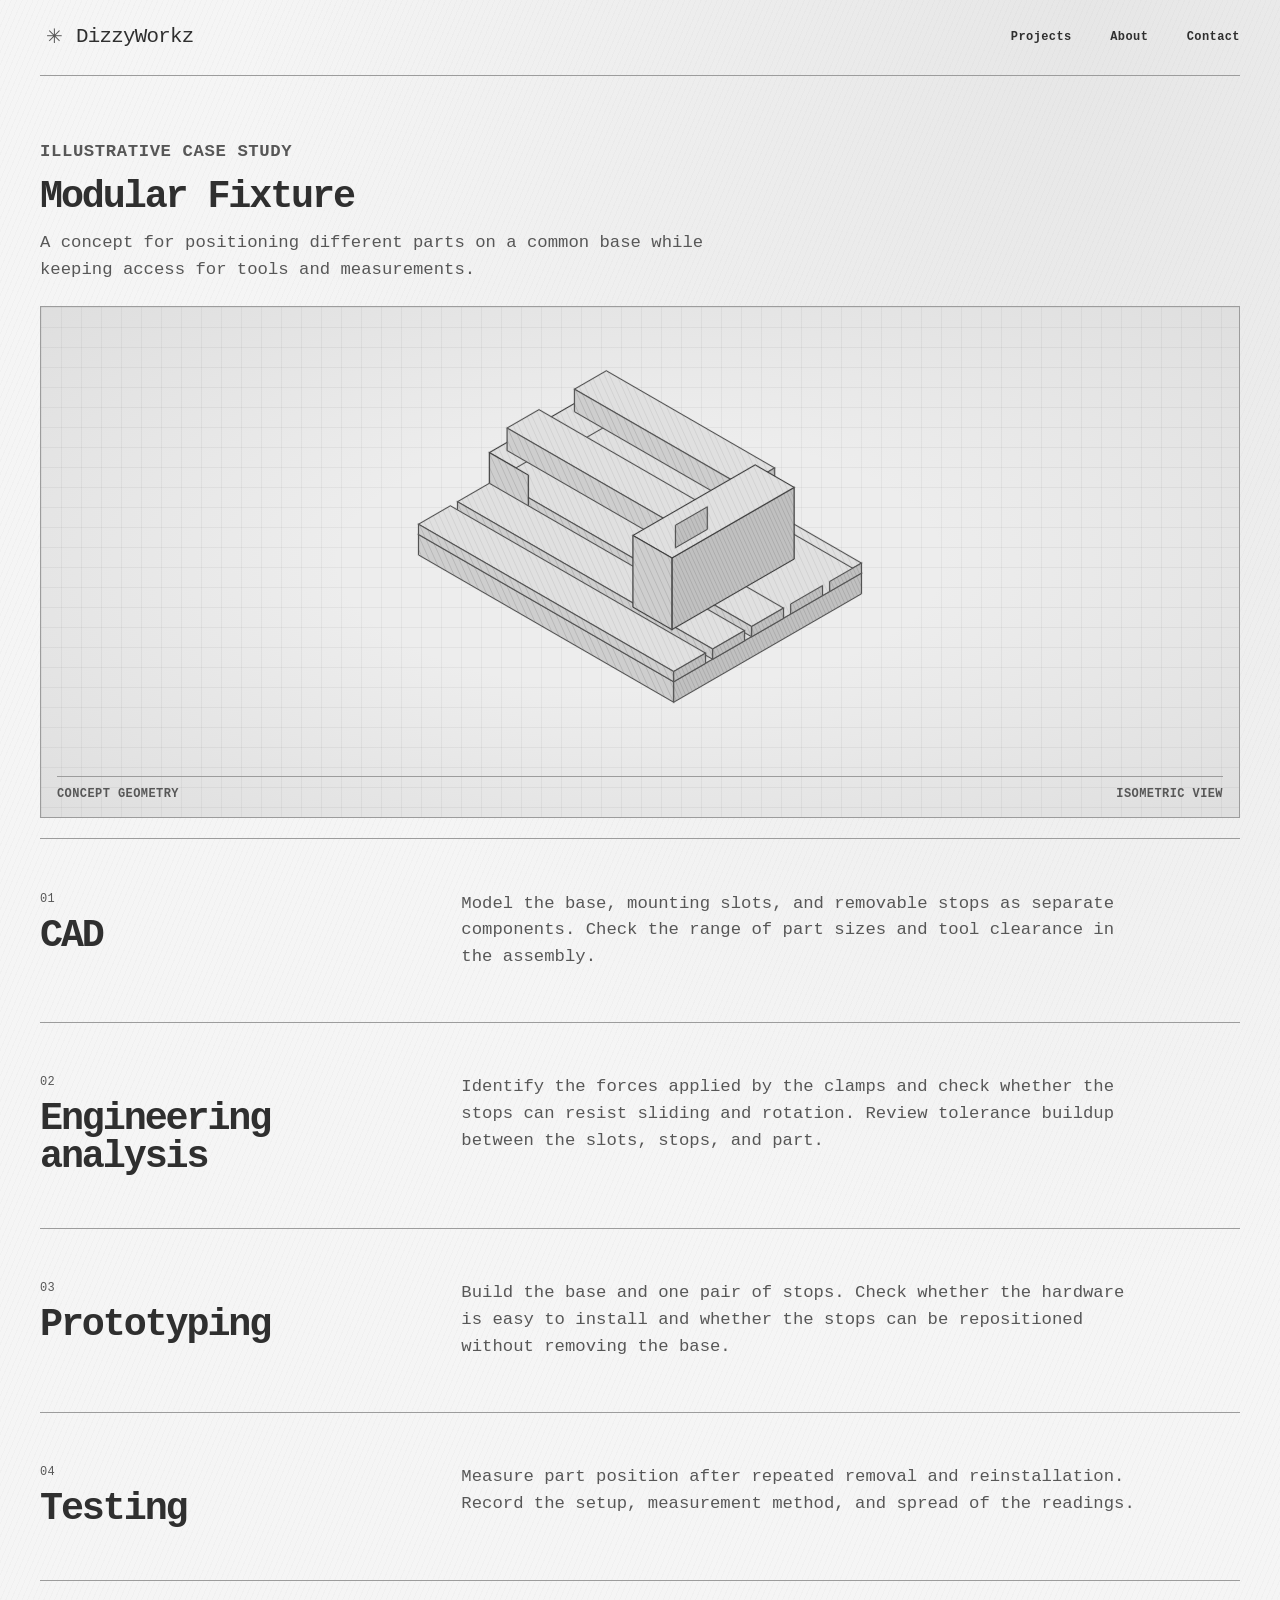
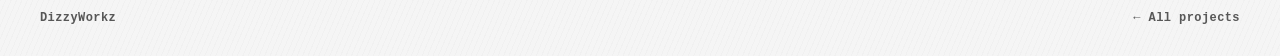
<file: projects/modular-fixture.html>
<!doctype html>
<html lang="en">
<head>
  <meta charset="utf-8">
  <meta name="viewport" content="width=device-width, initial-scale=1">
  <meta name="description" content="A concept for positioning different parts on a common base while keeping access for tools and measurements.">
  <meta name="theme-color" content="#e9e9e9">
  <title>Modular Fixture — DizzyWorkz</title>
  <link rel="stylesheet" href="../assets/css/site.css">
  <script defer src="../assets/js/diagrams.js"></script>
  <link rel="icon" href="../favicon.ico" sizes="16x16 32x32 48x48">
</head>
<body class="sketch-page">
  <a class="skip-link" href="#main">Skip to content</a>
  <header class="site-header wrap">
    <a class="brand" href="../index.html"><span class="brand-mark" aria-hidden="true">✳</span> DizzyWorkz</a>
    <nav aria-label="Main navigation">
      <a href="index.html">Projects</a><a href="../about/index.html">About</a><a href="../about/index.html#contact">Contact</a>
    </nav>
  </header>
  <main id="main" class="wrap">
    <header class="project-intro">
      <p class="eyebrow">Illustrative case study</p>
      <h1>Modular Fixture</h1>
      <p>A concept for positioning different parts on a common base while keeping access for tools and measurements.</p>
    </header>
    <figure class="diagram project-diagram">
      <canvas data-diagram="fixture" role="img" aria-label="Isometric drawing of the modular fixture concept"></canvas>
      <figcaption>CONCEPT GEOMETRY <span>ISOMETRIC VIEW</span></figcaption>
    </figure>
    <section class="section stage" id="cad">
      <h2><span class="stage-index">01</span>CAD</h2>
      <p>Model the base, mounting slots, and removable stops as separate components. Check the range of part sizes and tool clearance in the assembly.</p>
    </section>
    <section class="section stage" id="analysis">
      <h2><span class="stage-index">02</span>Engineering analysis</h2>
      <p>Identify the forces applied by the clamps and check whether the stops can resist sliding and rotation. Review tolerance buildup between the slots, stops, and part.</p>
    </section>
    <section class="section stage" id="prototype">
      <h2><span class="stage-index">03</span>Prototyping</h2>
      <p>Build the base and one pair of stops. Check whether the hardware is easy to install and whether the stops can be repositioned without removing the base.</p>
    </section>
    <section class="section stage" id="testing">
      <h2><span class="stage-index">04</span>Testing</h2>
      <p>Measure part position after repeated removal and reinstallation. Record the setup, measurement method, and spread of the readings.</p>
    </section>
  </main>
  <footer class="site-footer wrap"><span>DizzyWorkz</span><a href="index.html">← All projects</a></footer>
</body>
</html>
</file>
<file: assets/css/site.css>
@font-face {
  font-family: "Valty DEMO";
  src: url("../fonts/Valty-DEMO.otf") format("opentype");
  font-weight: 700;
  font-style: italic;
  font-display: swap;
}
@font-face {
  font-family: "Carter One";
  src: url("../fonts/CarterOne-Regular.ttf") format("truetype");
  font-display: swap;
}

:root {
  color-scheme: light;
  --paper: #eeeeee;
  --ink: #202020;
  --muted: #575757;
  --line: #b7b7b7;
  --panel: #272727;
  --accent: #e4e4e4;
  --mono: ui-monospace, "SFMono-Regular", Consolas, monospace;
}

*, *::before, *::after { box-sizing: border-box; }
html { scroll-behavior: smooth; }
body { margin: 0; background: var(--paper); color: var(--ink); font-family: var(--mono); }
a { color: inherit; }
a:focus-visible { outline: 2px solid #5b5b5b; outline-offset: 4px; }
h1, h2, h3, p, figure { margin: 0; }
p { line-height: 1.55; }
.wrap { width: min(100% - 80px, 1440px); margin-inline: auto; }
.skip-link { position: fixed; top: 1rem; left: 1rem; z-index: 2; padding: .75rem; background: var(--accent); transform: translateY(-180%); }
.skip-link:focus { transform: none; }
.site-header, .site-footer { display: flex; align-items: center; justify-content: space-between; gap: 1rem; min-height: 76px; }
.site-header { border-bottom: 1px solid var(--line); }
.site-header a, .site-footer a { text-decoration: none; }
.site-header a:hover, .site-footer a:hover { text-decoration: underline; text-underline-offset: .25em; }
.brand, nav, .eyebrow, figcaption, .section-heading p, .site-footer, .stage-index {
  font: 600 .75rem/1.4 var(--mono);
  letter-spacing: .035em;
}
.brand { display: inline-flex; align-items: center; gap: .5rem; }
.brand-mark { display: grid; place-items: center; width: 1.75rem; height: 1.75rem; color: var(--accent); background: var(--ink); font-size: 1.25rem; }
nav { display: flex; flex-wrap: wrap; gap: .65rem clamp(.8rem, 3vw, 2.5rem); }
.home-hero {
  position: relative;
  display: grid;
  place-items: center;
  min-height: 100vh;
  min-height: 100svh;
  padding: 5rem clamp(1rem, 4vw, 4rem);
  background: linear-gradient(#151515a6, #15151533 30%, #15151547), url("../images/escher-treppenhaus.jpg") center / cover;
  background-color: var(--panel);
}
.home-nav, .listing-header {
  padding-inline: clamp(1rem, 4vw, 4rem);
}
.home-nav {
  position: absolute;
  inset: clamp(1rem, 3vw, 2.5rem) 0 auto;
}
.home-nav, .listing-nav {
  justify-content: flex-end;
  gap: clamp(.25rem, 2vw, 1.5rem);
}
.listing-header {
  display: flex;
  align-items: center;
  justify-content: space-between;
  padding-block: clamp(1rem, 3vw, 2.5rem);
}
.home-nav a, .listing-nav a, .home-icon {
  display: inline-flex;
  align-items: center;
  min-height: 44px;
  padding-inline: .5rem;
  font-size: .875rem;
  text-decoration: none;
}
.home-icon { min-width: 44px; }
.home-nav a {
  color: white;
  text-shadow: 0 1px 4px #000, 0 0 10px #000;
}
.home-nav a:hover, .home-nav a:focus-visible,
.listing-nav a:hover, .listing-nav a[aria-current="page"] {
  text-decoration: underline;
  text-underline-offset: .3em;
}
.home-nav a:hover, .home-nav a:focus-visible { color: var(--accent); }
.home-nav a:focus-visible { outline-color: var(--accent); }
.home-hero h1 {
  color: white;
  font: italic 700 clamp(1.65rem, 10.5vw, 10rem)/1.1 "Valty DEMO", "Carter One", Georgia, serif;
  font-synthesis: none;
  letter-spacing: -.035em;
  text-shadow: 0 .045em .25em #000, 0 .025em .065em #000, 0 0 .025em #000;
}
.wordmark-trigger {
  appearance: none;
  border: 0;
  padding: 0;
  background: none;
  color: inherit;
  font: inherit;
  letter-spacing: inherit;
  text-shadow: inherit;
  cursor: pointer;
}
.wordmark-trigger:focus-visible { outline-color: white; }
.easter-egg {
  width: min(37.5rem, calc(100% - 2rem));
  max-height: calc(100% - 2rem);
  padding: 0;
  border: 1px solid #767676;
  background: #1e1e1e;
  color: #fafafa;
  box-shadow: 0 1rem 3rem #0009;
}
.easter-egg::backdrop { background: #0008; }
.easter-egg-header {
  display: flex;
  align-items: center;
  justify-content: space-between;
  gap: .5rem;
  padding-left: .9rem;
  border-bottom: 1px solid #767676;
}
.easter-egg-header h2 { font: 700 clamp(1rem, 3vw, 1.25rem) var(--mono); }
.easter-egg-header button {
  width: 44px;
  height: 44px;
  flex-shrink: 0;
  border: 0;
  border-left: 1px solid #767676;
  background: transparent;
  color: inherit;
  font: 1.5rem/1 var(--mono);
  cursor: pointer;
}
.easter-egg-header button:hover { background: #3a3a3a; }
.easter-egg-header button:focus-visible { outline-offset: -4px; outline-color: white; }
.easter-egg img { display: block; width: 100%; height: auto; }
.eyebrow { text-transform: uppercase; color: var(--muted); }
.diagram { position: relative; overflow: hidden; background-color: var(--panel); background-image: linear-gradient(#e7e7e712 1px, transparent 1px), linear-gradient(90deg, #e7e7e712 1px, transparent 1px); background-size: 24px 24px; color: #dedede; }
.diagram canvas { width: 100%; height: 100%; display: block; position: absolute; inset: 0; }
.diagram figcaption { display: flex; flex-wrap: wrap; justify-content: space-between; gap: .35rem 1rem; position: absolute; inset: auto 1rem .9rem; border-top: 1px solid #dedede66; padding-top: .55rem; }
.about-details {
  display: grid;
  grid-template-columns: minmax(0, 1.5fr) minmax(0, 1fr);
  column-gap: clamp(1.5rem, 5vw, 5rem);
}
.about-illustration {
  display: block;
  width: min(100%, 16rem);
  height: auto;
  margin-block: 1rem;
  margin-inline-end: clamp(1rem, 4vw, 3rem);
  justify-self: end;
}
.about-details .contact { grid-column: 1 / -1; }
@media (max-width: 560px) {
  .about-details { grid-template-columns: 1fr; }
  .about-illustration { justify-self: start; margin-inline-end: 0; }
}
.section { padding-block: clamp(2rem, 4vw, 4.5rem); border-top: 1px solid var(--line); scroll-margin-top: 1rem; }
.section h1, .project-intro h1, .about-details .contact h2 {
  font: 800 clamp(1.5rem, 3vw, 2.65rem)/1.1 var(--mono);
  letter-spacing: -.055em;
}
.section h2 { font: 800 clamp(2.2rem, 5vw, 5.25rem)/.98 var(--mono); letter-spacing: -.065em; }
.section-heading { display: flex; justify-content: space-between; align-items: baseline; flex-wrap: wrap; gap: .75rem; margin-bottom: 1.4rem; }
.section-heading p { color: var(--muted); text-transform: uppercase; }
.project-grid { display: grid; grid-template-columns: repeat(2, minmax(0, 1fr)); gap: 1.25rem; }
.project-card a { display: block; text-decoration: none; }
.project-card .diagram { aspect-ratio: 1.85; }
.project-card:nth-child(2) .diagram { background-color: #373737; }
.card-copy { display: flex; justify-content: space-between; gap: 1rem; margin-top: .85rem; }
.card-copy h3 { font-size: clamp(1.3rem, 2.5vw, 2.2rem); letter-spacing: -.045em; }
.card-copy span { font-size: 1.5rem; }
.project-card a:hover h3 { text-decoration: underline; text-underline-offset: .15em; }
.project-card p, #about p, .contact p, .project-intro p, .stage p { color: var(--muted); }
#about p, .contact p { margin-top: 1rem; max-width: 55ch; }
#about .about-aside { margin-top: 2.75rem; }
.site-footer { border-top: 1px solid var(--line); color: var(--muted); }
.project-intro { padding-block: clamp(2rem, 5vw, 5rem) 1.4rem; }
.project-intro h1 { margin-block: .75rem; }
.project-intro p { max-width: 65ch; }
.project-diagram { min-height: 19rem; height: min(50vw, 32rem); margin-bottom: 1.25rem; }
.stage { display: grid; grid-template-columns: minmax(10rem, 1fr) 2fr; gap: 1rem 2rem; }
.stage h2 { font-size: clamp(1.65rem, 3vw, 3rem); }
.stage-index { display: block; color: var(--muted); margin-bottom: .65rem; }
.stage p { max-width: 66ch; }
@media (max-width: 850px) {
  .wrap { width: calc(100% - 40px); }
}
@media (max-width: 560px) {
  .wrap { width: calc(100% - 28px); }
  .site-header { align-items: flex-start; flex-direction: column; justify-content: center; padding-block: .85rem; }
  nav a { padding-block: .3rem; }
  .project-grid, .stage { grid-template-columns: 1fr; }
  .project-grid { gap: 1.75rem; }
  .project-card .diagram { aspect-ratio: 1.5; }
}
@media (prefers-reduced-motion: reduce) { html { scroll-behavior: auto; } }

.sketch-page {
  min-height: 100vh;
  --paper: #f5f5f5;
  --ink: #2f2f2f;
  --muted: #575757;
  --line: #9c9c9c;
  background-image:
    radial-gradient(ellipse at 85% 0%, #92929226, transparent 55%),
    repeating-linear-gradient(113deg, #56565607 0 1px, transparent 1px 5px);
}
.sketch-page .brand {
  font: 400 1.3rem/1.2 var(--mono);
  letter-spacing: -.035em;
}
.sketch-page .brand-mark {
  background: transparent;
  color: var(--muted);
}
.sketch-page .section h1,
.sketch-page .section h2,
.sketch-page .project-intro h1 {
  letter-spacing: -.055em;
}
.sketch-page .project-intro p,
.sketch-page .stage p,
.sketch-page .project-card p { font-size: 1.08rem; }
.sketch-page .stage-index { font-weight: 400; }
.sketch-page .diagram,
.sketch-page .project-card:nth-child(2) .diagram {
  border: 1px solid var(--line);
  background-color: #ededed;
  background-image:
    linear-gradient(#76767617 1px, transparent 1px),
    linear-gradient(90deg, #76767617 1px, transparent 1px),
    radial-gradient(ellipse, transparent 35%, #8c8c8c26);
  background-size: 20px 20px, 20px 20px, auto;
  color: var(--muted);
}
.sketch-page .diagram figcaption { border-color: var(--line); }

.fixie-page {
  min-height: 100vh;
  background-color: #e8e8e8;
  background-image: radial-gradient(#bdbdbd 1px, transparent 1px);
  background-size: 5px 5px;
}
.fixie-logo {
  position: absolute;
  z-index: 2;
  top: 0;
  left: 0;
  width: clamp(3.25rem, 15vw, 6rem);
  height: auto;
}
.fixie-gear-display {
  position: relative;
  isolation: isolate;
  --gear-base: calc(min(42vw, 11rem) - .9rem);
  display: grid;
  grid-template-columns: minmax(0, 2fr) minmax(0, 1fr);
  align-items: center;
  justify-items: center;
  gap: .75rem;
  width: min(100%, 34rem);
  margin: .2rem auto 1.5rem;
}
.fixie-wheel {
  position: relative;
  width: min(100%, 22rem);
  aspect-ratio: 1;
  border: .45rem solid #242424;
  border-radius: 50%;
  background:
    radial-gradient(circle, #dedede 0 4%, #333 4.5% 7%, transparent 7.5%),
    repeating-conic-gradient(from 2deg, #777 0 .8deg, #f4f4f4 .8deg 11.25deg);
  box-shadow: inset 0 0 0 2px #f4f4f4, inset 0 0 0 4px #5c5c5c, 0 0 0 1px #777;
}
.fixie-wheel::after {
  content: "";
  position: absolute;
  inset: 5%;
  border: 1px solid #999;
  border-radius: 50%;
}
.fixie-skid-wheel {
  position: absolute;
  inset: -.45rem;
  width: calc(100% + .9rem);
  height: calc(100% + .9rem);
  pointer-events: none;
  fill: #a039de;
}
.fixie-cog {
  position: absolute;
  top: 50%;
  left: 50%;
  width: calc(var(--gear-base) * var(--gear-scale, .2805));
  height: auto;
  translate: -50% -50%;
}
.fixie-chainring {
  width: min(100%, calc(var(--gear-base) * var(--gear-scale, .792)));
  height: auto;
}
.fixie-chain-overlay {
  position: absolute;
  z-index: 1;
  inset: 0;
  width: 100%;
  height: 100%;
  pointer-events: none;
  overflow: visible;
  fill: none;
}
#fixie-chain-edge { stroke: #634019; stroke-width: 5; }
#fixie-chain-plate { stroke: #dca843; stroke-width: 3.6; }
#fixie-chain-pins { stroke: #fff0a5; stroke-width: 1.6; stroke-dasharray: 1 5; stroke-linecap: round; }
.fixie-panel {
  width: min(100%, 25rem);
  margin: 0 auto 2.5rem;
  padding: 2px;
  border: 2px outset #efefef;
  background: #d6d6d6;
  box-shadow: 3px 3px #0002;
}
.fixie-panel h1 {
  padding: .45rem .65rem;
  background: linear-gradient(#555, #262626);
  color: white;
  font-size: .8rem;
}
.fixie-calculator {
  display: grid;
  gap: .8rem;
  padding: 1rem;
  font-size: .875rem;
}
.fixie-calculator label {
  display: grid;
  grid-template-columns: 1fr minmax(4rem, 7rem);
  align-items: center;
  gap: .65rem;
}
.fixie-calculator select {
  min-width: 0;
  padding: .45rem .55rem;
  color: var(--ink);
  font: inherit;
}
.fixie-calculator select { border: 2px inset #e5e5e5; background: #fff; }
.fixie-results {
  display: grid;
  grid-template-columns: repeat(3, minmax(0, 1fr));
  padding: .65rem .25rem;
  border: 2px inset #e5e5e5;
  background: #f7f7f7;
  text-align: center;
  font: .78rem/1.4 var(--mono);
}
.fixie-results > div + div { border-left: 1px solid #ccc; }
.fixie-results strong {
  display: block;
  font-size: clamp(1.3rem, 5vw, 1.85rem);
  overflow-wrap: anywhere;
}
.fixie-reference { width: min(100%, 35rem); margin: 0 auto; padding-bottom: 3rem; }
.fixie-reference h2 { margin-bottom: .45rem; font-size: 1.1rem; }
.fixie-chart-scroll { overflow-x: auto; }
.fixie-reference img { display: block; width: 35rem; max-width: none; height: auto; }

.project-grid.project-list-grid { grid-template-columns: repeat(3, minmax(0, 1fr)); }
@media (max-width: 680px) {
  .project-grid.project-list-grid { grid-template-columns: repeat(2, minmax(0, 1fr)); }
}
.project-list-link {
  padding: 1rem 0;
  border-top: 1px solid var(--line);
}
.project-list-link .card-copy { margin-top: 0; justify-content: center; text-align: center; }
.project-list-grid .project-card { container-type: inline-size; }
.sketch-page .project-list-link h2 { font-size: clamp(.75rem, 7cqi, 1.125rem); }
.project-list-link:hover h2 { text-decoration: underline; text-underline-offset: .15em; }

.project-list-image {
  display: grid;
  place-items: center;
  aspect-ratio: 1500 / 824;
  margin-bottom: .75rem;
  background-image:
    linear-gradient(#8882 1px, transparent 1px),
    linear-gradient(90deg, #8882 1px, transparent 1px);
  background-size: 20px 20px;
}
.project-list-image img {
  display: block;
  width: 82%;
  height: 82%;
  min-height: 0;
  object-fit: contain;
}
.project-list-image--photo,
.project-list-image--illustration { background-image: none; }
.project-list-image--photo img { width: 100%; height: 100%; }
.project-list-image--illustration img { mix-blend-mode: multiply; }

.resole-story { display: grid; gap: clamp(2.5rem, 7vw, 6rem); }
.resole-step {
  display: grid;
  grid-template-columns: minmax(0, .9fr) minmax(0, 1.4fr);
  align-items: center;
  gap: clamp(1rem, 5vw, 4.5rem);
  padding-top: clamp(1rem, 3vw, 2rem);
  border-top: 1px solid var(--line);
}
.resole-step:nth-child(even) {
  grid-template-columns: minmax(0, 1.4fr) minmax(0, .9fr);
}
.resole-step:nth-child(even) .resole-photo { grid-area: 1 / 1; }
.resole-notes h2 {
  margin: .45rem 0 .85rem;
  font-size: clamp(1.3rem, 3vw, 2rem);
  letter-spacing: -.045em;
}
.resole-notes > p:not(.eyebrow) { color: var(--muted); max-width: 47ch; }
.resole-notes > p + p { margin-top: .75rem; }
.resole-photo {
  padding: clamp(.4rem, 1vw, .75rem);
  border: 1px solid var(--line);
  background: #fafafa;
}
.resole-photo img { display: block; width: 100%; height: auto; }
.resole-photo figcaption { padding-top: .65rem; color: var(--muted); }
.resole-video {
  margin-top: clamp(2.5rem, 7vw, 6rem);
  padding-block: 1.5rem 3rem;
  border-top: 1px solid var(--line);
}
.resole-video h2 { margin-bottom: .7rem; font-size: 1.25rem; text-align: center; }
.resole-video-link {
  display: grid;
  gap: .65rem;
  width: min(100%, 25rem);
  margin-inline: auto;
  text-align: center;
  text-decoration: none;
}
.resole-video-link:hover > span:last-child { text-decoration: underline; }
.resole-thumbnail {
  display: grid;
  place-items: center;
  aspect-ratio: 16 / 9;
  background: url("https://i.ytimg.com/vi/16qwCEz6gfE/hqdefault.jpg") center / cover,
    url("../images/resole/after.png") center / cover;
}
.resole-play {
  display: grid;
  place-items: center;
  width: 3rem;
  height: 3rem;
  border-radius: 50%;
  background: #c81020;
  color: white;
}
@media (max-width: 680px) {
  .resole-story .resole-step { grid-template-columns: 1fr; }
  .resole-step:nth-child(even) .resole-photo { grid-area: auto; }
}

.bikefit { padding-bottom: 3rem; }
.bikefit-controls { display: flex; align-items: end; flex-wrap: wrap; gap: .65rem; }
.bikefit-controls label { display: grid; gap: .35rem; min-width: 0; font-size: .8rem; }
.bikefit-controls input { max-width: 100%; font: inherit; }
.bikefit-controls select, .bikefit-controls button, .bikefit-controls input::file-selector-button {
  padding: .5rem .65rem;
  border: 1px solid var(--ink);
  border-radius: 0;
  background: var(--paper);
  color: var(--ink);
  font: inherit;
}
.bikefit-controls button { font-size: .8rem; cursor: pointer; }
.bikefit-controls button:disabled { opacity: .48; cursor: default; }
.bikefit-status { margin: .8rem 0; color: var(--muted); font-size: .82rem; }
.bikefit-layout { display: grid; grid-template-columns: minmax(0, 1.55fr) minmax(0, 1fr); align-items: start; gap: 1rem; }
.bikefit-stage { position: relative; background: #222; color: #eee; }
.bikefit-stage p { display: grid; place-items: center; aspect-ratio: 16 / 9; padding: .8rem; text-align: center; }
.bikefit-stage video { display: block; width: 100%; height: auto; }
.bikefit-stage canvas { position: absolute; inset: 0; width: 100%; height: 100%; pointer-events: none; }
.bikefit-stage [hidden] { display: none; }
.bikefit-measurements { min-width: 0; padding: 1rem; border: 1px solid var(--line); }
.bikefit-measurements h2 { margin-bottom: .7rem; font-size: 1rem; }
.bikefit-measurements p { margin: .75rem 0; color: var(--muted); font-size: .75rem; }
.bikefit-measurements p:last-child { margin-bottom: 0; }
.bikefit-table { overflow-x: auto; }
.bikefit-table table { width: 100%; border-collapse: collapse; font-size: .75rem; font-variant-numeric: tabular-nums; }
.bikefit-table th, .bikefit-table td { padding: .45rem .35rem; border-bottom: 1px solid var(--line); text-align: right; white-space: nowrap; }
.bikefit-table th:first-child { text-align: left; }
@media (max-width: 920px) {
  .bikefit-layout { grid-template-columns: 1fr; }
}

.bikefit-player { min-width: 0; }
.bikefit-timeline {
  padding: .7rem .8rem;
  border: 1px solid var(--line);
  font-size: .8rem;
}
.bikefit-scrubber { display: grid; gap: .35rem; margin-bottom: .6rem; }
.bikefit-scrubber input { width: 100%; margin: 0; accent-color: var(--ink); }
#ride-time { align-self: center; font-variant-numeric: tabular-nums; }

.bikefit-stage.calibrating { cursor: crosshair; }

.bikefit-crank-chart { margin-top: 1.35rem; padding-top: 1rem; border-top: 1px solid var(--line); }
.bikefit-crank-chart h3 { margin-bottom: .55rem; font-size: .9rem; }
.bikefit-crank-chart canvas { display: block; width: 100%; height: auto; }
.bikefit-chart-key { display: flex; flex-wrap: wrap; justify-content: center; gap: .4rem 1rem; margin: .35rem 0 .65rem; padding: 0; list-style: none; font-size: .75rem; }
.bikefit-chart-key li::before { content: ""; display: inline-block; width: .55rem; height: .55rem; margin-right: .35rem; border-radius: 50%; background: var(--series-color); }
.chart-knee { --series-color: #ac4b18; }
.chart-hip { --series-color: #87700e; }
.chart-ankle { --series-color: #7050a2; }
.bikefit-crank-chart figcaption { color: var(--muted); }
</file>
